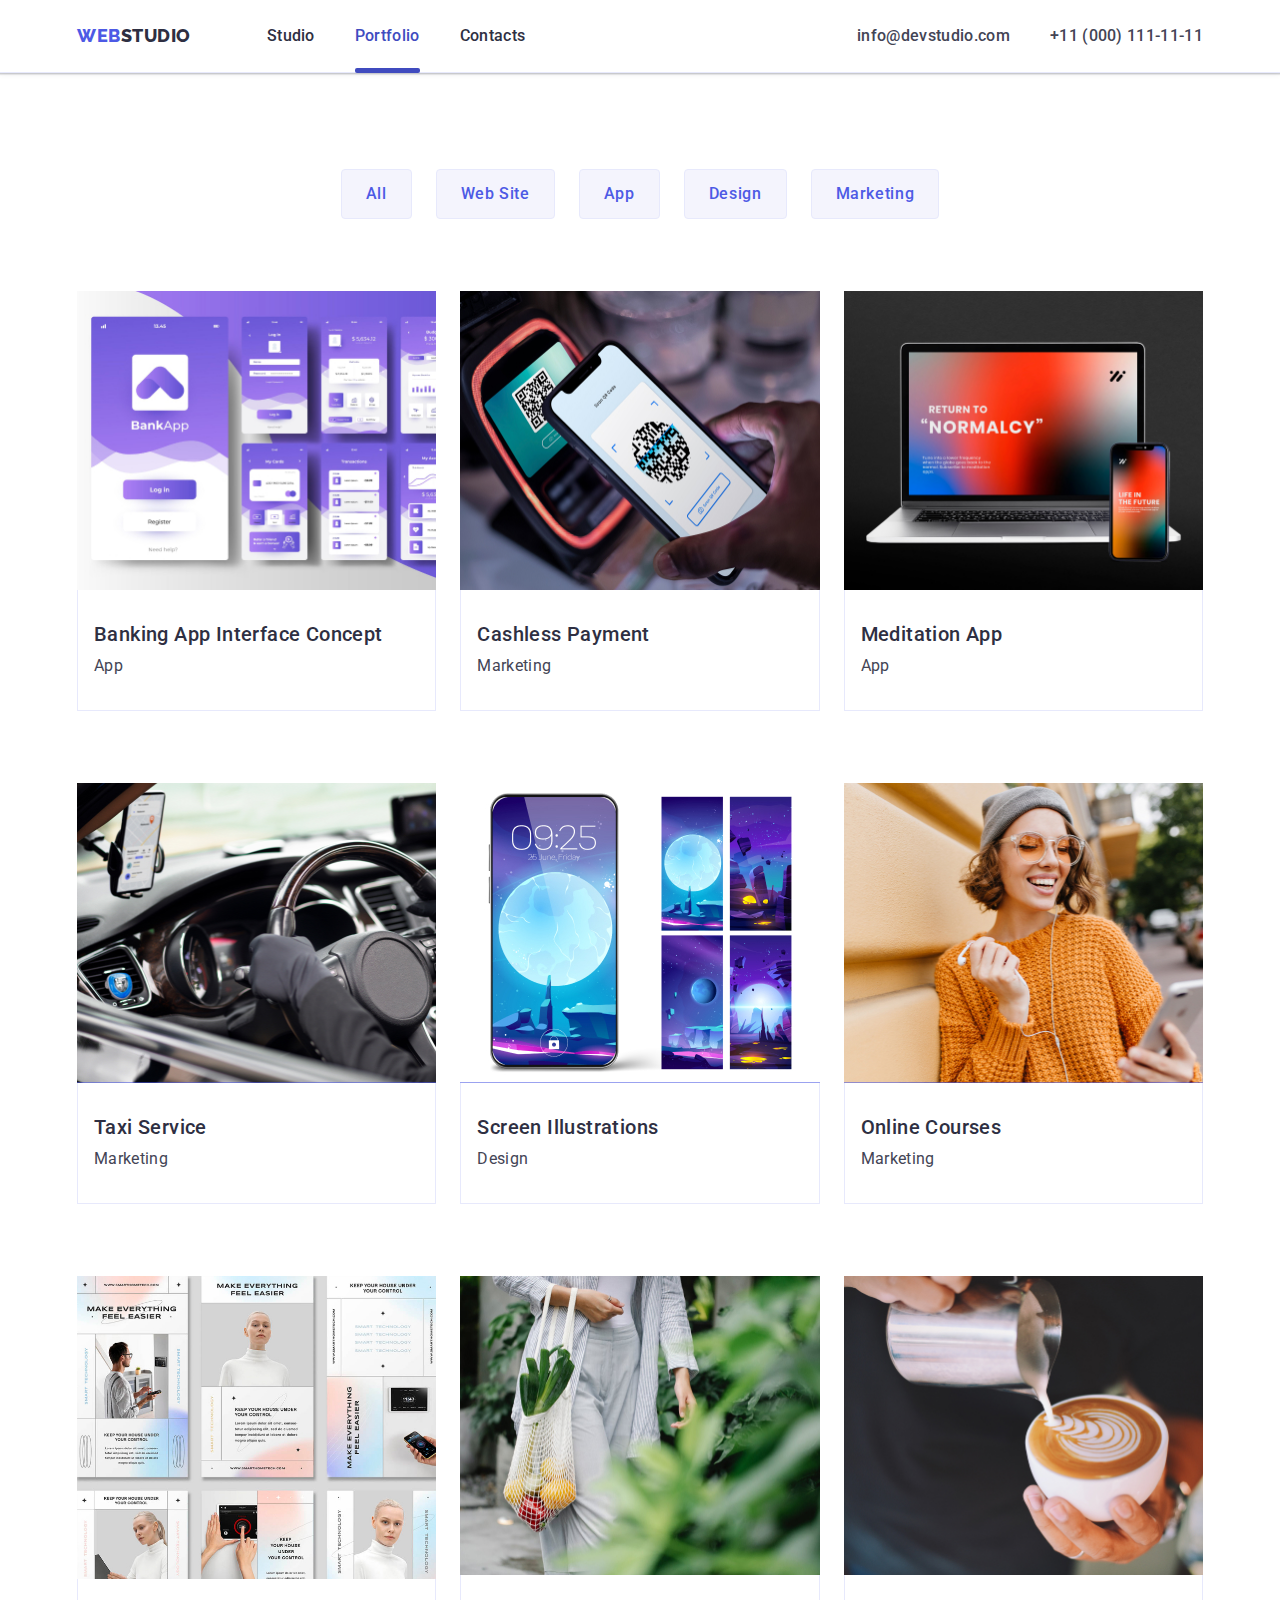
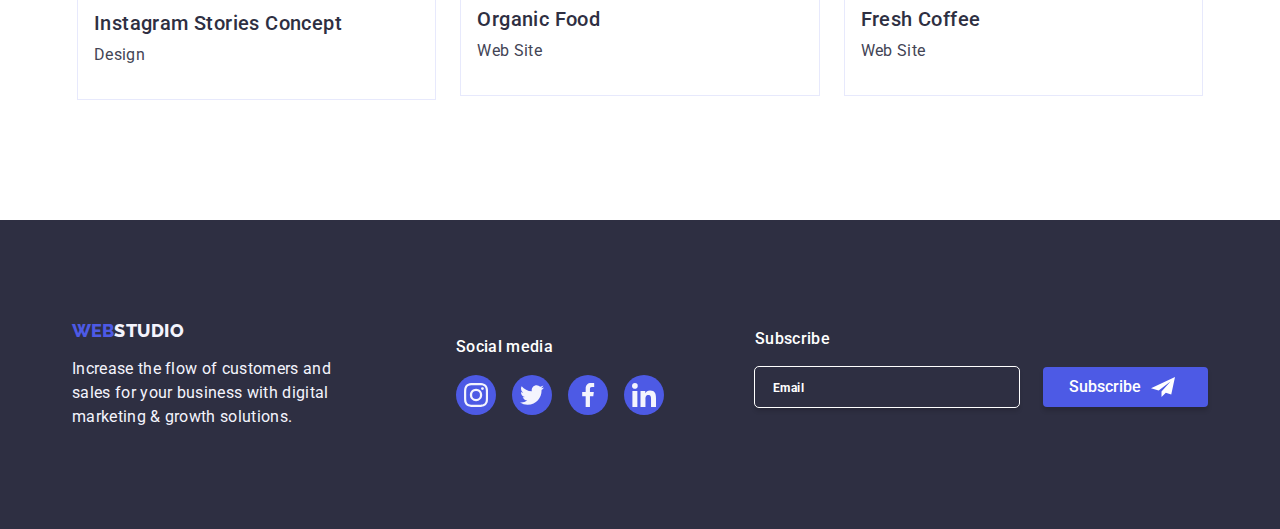
<file: portfolio.html>
<!DOCTYPE html>
<html lang="en">
<head>
    <meta charset="UTF-8">
    <meta http-equiv="X-UA-Compatible" content="IE=edge">
    <meta name="viewport" content="width=device-width, initial-scale=1.0">
    <title>Document</title>
    <link rel="preconnect" href="https://fonts.googleapis.com">
    <link rel="preconnect" href="https://fonts.gstatic.com" crossorigin>
    <link href="https://fonts.googleapis.com/css2?family=Raleway:wght@800&family=Roboto:wght@400;500;700;900&display=swap" rel="stylesheet">
    <link rel="stylesheet" href="https://cdnjs.cloudflare.com/ajax/libs/modern-normalize/1.1.0/modern-normalize.min.css">
    <link rel="stylesheet" href="css/styles.css">
</head>
<body>
    <!-- Неader section -->
    <header class="border">
        <div class="header-container container">
            <!-- Nav -->
            <nav class="header-nav">
            <!-- Logo -->
            <a class="logo link" href="./index.html">Web<span class="logo-item">Studio</span></a>
            <ul class="nav-list link list">
                <li class="header-nav-list">
                    <a class="header-nav-link link" href="./index.html">Studio</a>
                </li>
                <li class="header-nav-list">
                    <a class="header-nav-link link current" href="./portfolio.html">Portfolio</a>
                </li>
                <li class="header-nav-list">
                    <a class="header-nav-link link" href="">Contacts</a>
                </li>
            </ul>
            </nav>
            <address class="contacts">
                <ul class="header-contacts link list">
                     <li><a class="header-link link" href="mailto:info@devstudio.com">info@devstudio.com</a></li>
                    <li><a class="header-link list link" href="tel:+110001111111">+11 (000) 111-11-11</a></li>
                </ul>
             </address>
        </div>
    </header>
    <!-- Main section -->
    <main>
    <section class="main-section">
        <div class="container">
            <h1  class="visually-hidden">Main section</h1>
            <ul class="main-item card-set list">
                <li><button class="main-button" type="button">All</button></li>
                <li><button class="main-button" type="button">Web Site</button></li>
                <li><button class="main-button" type="button">App</button></li>
                <li><button class="main-button" type="button">Design</button></li>
                <li><button class="main-button" type="button">Marketing</button></li>
            </ul>
            <ul class="main-item-wrapper card-set link list">
                <li class="body-items card-set-item">
                    <a class="main-link link" href="">
                        <div class="main-box">
                            <img src="./images/Portfolio/bank/bank.jpg" alt="Banking App Interface Concept" width="360" height="300">
                            <div class="main-overlay">
                                <p class="overlay-label">14 Stylish and User-Friendly App Design Concepts · Task Manager App · Calorie Tracker App · Exotic Fruit Ecommerce App · Cloud Storage App</p>
                            </div>
                        </div>
                             <div class="main-team-wrapper">
                                <h2 class="main-title">Banking App Interface Concept</h2>
                                <p class="main-text">App</p>
                            </div>
                    </a>
                </li>
                <li class="body-items card-set-item">
                        <a class="main-link link" href="">
                            <div class="main-box">
                                <img src="./images/Portfolio/phone/phone.jpg" alt="Cashless Payment" width="360" height="300">
                                <div class="main-overlay">
                                    <p class="overlay-label">14 Stylish and User-Friendly App Design Concepts · Task Manager App · Calorie Tracker App · Exotic Fruit Ecommerce App · Cloud Storage App</p>
                                </div>
                            </div>
                        <div class="main-team-wrapper">
                            <h2 class="main-title">Cashless Payment</h2>
                            <p class="main-text">Marketing</p>
                        </div>
                    </a>
                </li>
                <li class="body-items card-set-item">
                        <a class="main-link link" href="">
                            <div class="main-box">
                                <img src="./images/Portfolio/desktop/desktop.jpg" alt="Meditation App" width="360" height="300">
                                <div class="main-overlay">
                                    <p class="overlay-label">14 Stylish and User-Friendly App Design Concepts · Task Manager App · Calorie Tracker App · Exotic Fruit Ecommerce App · Cloud Storage App</p>
                                </div>
                            </div>
                        <div class="main-team-wrapper">
                            <h2 class="main-title">Meditation App</h2>
                            <p class="main-text">App</p>
                        </div>
                    </a>
                </li>
                <li class="body-items card-set-item">
                        <a class="main-link link" href="">
                            <div class="main-box">
                                <img src="./images/Portfolio/taxi/taxi.jpg" alt="Taxi Service" width="360" height="300">
                                <div class="main-overlay">
                                    <p class="overlay-label">14 Stylish and User-Friendly App Design Concepts · Task Manager App · Calorie Tracker App · Exotic Fruit Ecommerce App · Cloud Storage App</p>
                                </div>
                            </div>
                        <div class="main-team-wrapper">
                            <h2 class="main-title">Taxi Service</h2>
                            <p class="main-text">Marketing</p>
                        </div>
                    </a>
                </li>
                <li class="body-items card-set-item">
                        <a class="main-link link" href="">
                            <div class="main-box">
                                <img src="./images/Portfolio/screen/screen.jpg" alt="Screen Illustrations" width="360" height="300">
                                <div class="main-overlay">
                                    <p class="overlay-label">14 Stylish and User-Friendly App Design Concepts · Task Manager App · Calorie Tracker App · Exotic Fruit Ecommerce App · Cloud Storage App</p>
                                </div>
                            </div>
                        <div class="main-team-wrapper">
                            <h2 class="main-title">Screen Illustrations</h2>
                            <p class="main-text">Design</p>
                        </div>
                    </a>
                </li>
                <li class="body-items card-set-item">
                        <a class="main-link link" href="">
                            <div class="main-box">
                                <img src="./images/Portfolio/courses/courses.jpg" alt="Online Courses" width="360" height="300">
                                <div class="main-overlay">
                                    <p class="overlay-label">14 Stylish and User-Friendly App Design Concepts · Task Manager App · Calorie Tracker App · Exotic Fruit Ecommerce App · Cloud Storage App</p>
                                </div>
                            </div>
                        <div class="main-team-wrapper">
                            <h2 class="main-title">Online Courses</h2>
                            <p class="main-text">Marketing</p>
                        </div>
                    </a>
                </li>
                <li class="body-items card-set-item">
                        <a class="main-link link" href="">
                            <div class="main-box">
                                <img src="./images/Portfolio/inst/img@2x.jpg" alt="Instagram Stories Concept" width="360" height="300">
                                <div class="main-overlay">
                                    <p class="overlay-label">14 Stylish and User-Friendly App Design Concepts · Task Manager App · Calorie Tracker App · Exotic Fruit Ecommerce App · Cloud Storage App</p>
                                </div>
                            </div>
                        <div class="main-team-wrapper">
                            <h2 class="main-title">Instagram Stories Concept</h2>
                            <p class="main-text">Design</p>
                        </div>
                    </a>
                </li>
                <li class="body-items card-set-item">
                        <a class="main-link link" href="">
                            <div class="main-box">
                                <img src="./images/Portfolio/photo/photo.jpg" alt="Organic Food" width="360" height="300">
                                <div class="main-overlay">
                                    <p class="overlay-label">14 Stylish and User-Friendly App Design Concepts · Task Manager App · Calorie Tracker App · Exotic Fruit Ecommerce App · Cloud Storage App</p>
                                </div>
                            </div>
                        <div class="main-team-wrapper">
                            <h2 class="main-title">Organic Food</h2>
                            <p class="main-text">Web Site</p>
                        </div>
                    </a>
                </li>
                <li class="body-items card-set-item">
                        <a class="main-link link" href="">
                            <div class="main-box">
                                <img src="./images/Portfolio/coffe/coffe.jpg" alt="Fresh Coffee" width="360" height="300">
                                <div class="main-overlay">
                                    <p class="overlay-label">14 Stylish and User-Friendly App Design Concepts · Task Manager App · Calorie Tracker App · Exotic Fruit Ecommerce App · Cloud Storage App</p>
                                </div>
                            </div>
                        <div class="main-team-wrapper">
                            <h2 class="main-title">Fresh Coffee</h2>
                            <p class="main-text">Web Site</p>
                        </div>
                    </a>
                </li>
            </ul>
        </div>
    </section>
    </main>
     <!-- Footer -->
     <footer class="footer-section list">
        <div class="footer-container container">
            <div class="footer-wrap">
                <a class="footer-logo-link link" href="./index.html">Web<span class="footer-logo">Studio</span></a>
                <p class="footer-text">Increase the flow of customers and sales for your business with digital marketing &#38; growth solutions.</p>
            </div>
            <div class="footer-contacts">
                <p class="contacts-text">Social media</p>
                <ul class="footer-list list">
                    <li class="social-item">
                        <a class="social-link footer-link link" href="https://www.instagram.com/" target="_blank" rel="noopener noreferrer" aria-label="Link instagram">
                             <svg class="social-icon footer-icon" width="24" height="24">
                                <use href="./images/icons.svg#icon-instagram"></use>
                            </svg>
                        </a>
                     </li>
                     <li class="social-item">
                        <a class="social-link footer-link link" href="https://twitter.com/" target="_blank" rel="noopener noreferrer" aria-label="Link twitter">
                            <svg class="social-icon footer-icon" width="24" height="24">
                                <use href="./images/icons.svg#icon-twitter"></use>
                            </svg>
                        </a>
                     </li>
                     <li class="social-item">
                        <a class="social-link footer-link link" href="https://uk-ua.facebook.com/" target="_blank" rel="noopener noreferrer" aria-label="Link facebook">
                            <svg class="social-icon footer-icon" width="24" height="24">
                                <use href="./images/icons.svg#icon-facebook"></use>
                            </svg>
                        </a>
                     </li>
                     <li class="social-item">
                        <a class="social-link footer-link link" href="https://ua.linkedin.com/" target="_blank" rel="noopener noreferrer" aria-label="Link linkedin">
                            <svg class="social-icon footer-icon" width="24" height="24">
                                <use href="./images/icons.svg#icon-linkedin"></use>
                            </svg>
                        </a>
                     </li>
                </ul>
            </div>
            <div class="footer-form-box">
                <strong class="footer-form-title">Subscribe</strong>
                <form class="footer-form" autocomplete="off">
                    <input type="email" class="footer-form-input" name="footer-email" id="footer-email" required minlength="2" placeholder="Email">
                    <button type="submit" class="footer-form-button">Subscribe
                        <svg class="footer-form-icon" width="24" height="24">
                            <use href="./images/icons.svg#icon-form-footer"></use>
                        </svg>
                    </button>
                </form>
            </div>
        </div>
    </footer>
</body>
</html>
</file>
<file: css/styles.css>
/* Root */
:root { 
--iris: #4d5ae5;
--ocean: #404bbf;
--navy-blue: #2e2f42;
--green: #31d0aa;
--slate: #434455;
--light-slate: #8e8f99;
--cornflower: #e7e9fc;
--cloud: #f4f4fd;
--navy-blue-modal: #2e2f42;
--grey: #2e2f42;
--white: #ffffff;
--dairy: #fcfcfc;
/* Others */
--items: 3;
--indent: 24px;
--timing-function: cubic-bezier(0.4, 0, 0.2, 1);
}


/* Body */
body {
background-color: var(--white);
font-family: 'Roboto', sans-serif;
color:var(--slate);
}


/* Card-set */
.card-set {
display: flex;
flex-wrap: wrap;
column-gap: var(--indent);
row-gap: 72px;
}

@media only screen and (min-width: 768px) and (max-width: 1168px) {
    .card-set {
      row-gap: 64px;
    }
}



.card-set-item {
width: calc((100% - var(--indent) * (var(--items) - 1)) / var(--items));
}



/* Reset */
.list {
list-style: none;
margin: 0px;
padding: 0px;
}

.link {
text-decoration: none;
}

h1,h2,h3,h4,h5,h6,p{
margin: 0px;
}

img{
display: block;
max-width: 100%;
height: auto;
object-fit: cover;
object-position: center;
}



/* Section */
.section{
padding-bottom: 96px;
padding-top: 96px;
}

@media only screen and (min-width: 1168px) {
  .section {
    padding-top: 120px;
    padding-bottom: 120px;
  }
}



/* Container */
.container {
min-width: 320px;
max-width: 428px;
margin-right: auto;
margin-left: auto;
padding-right: 16px;
padding-left: 16px;
}

/* Tablet Style */
@media only screen and (min-width: 768px) {
  .container {
    max-width: 738px;
  }
}

/* Desctop Style */
@media only screen and (min-width: 1158px) {
  .container {
    max-width: 1158px;

  }
}



/* Header */
.border{
border-bottom: 1px solid var(--cornflower);
box-shadow: 0px 2px 1px rgba(46, 47, 66, 0.08),
0px 1px 1px rgba(46, 47, 66, 0.16),
0px 1px 6px rgba(46, 47, 66, 0.08);
}


/* Logo */
.logo {
font-family: 'Raleway',sans-serif;
font-weight: 800;
font-size: 18px;
line-height: 1.17;
letter-spacing: 0.03em;
text-transform: uppercase;
color: var(--iris);
font-style: normal;
margin-right: auto;
max-width: 496px;
margin-top: 25px;
margin-bottom: 25px;
}

.logo-item {
color: var(--navy-blue);
}



/* Nav */
.contacts{
font-style: normal;
}   

.header-container {
display: flex;
align-items: center;
}

.header-nav{
margin-right: auto;
align-items: center;
display: flex;
text-align: center;
}

.nav-list{
display: flex;
gap: 40px;
}

.header-nav-link {
position: relative;
font-weight: 500;
font-size: 16px;
line-height: 1.5;
letter-spacing: 0.02em;
color: var(--navy-blue);
padding-top: 24px;
padding-bottom: 24px;
display: block;
transition: color 250ms var(--timing-function);
}

.header-nav-link::after{
content:'';
position: absolute;
left: 0;
bottom: -1px;


display: block;

width: 100%;
height: 5px;
border-radius: 2px;
transition: 250ms var(--timing-function);
}


.header-nav-link.current::after,
.header-nav-link:hover::after,
.header-nav-link:focus::after{
background-color: var(--ocean);
}

.header-nav-link.current{
color: var(--ocean);
}

.header-nav-link:hover,
.header-nav-link:focus {
color: var(--ocean);
}

.header-nav-link:active {
color: var(--ocean);
}

.header-link{ 
display: block;
}

.header-link {
color: var(--slate); 
text-decoration: none;
transition: color 250ms var(--timing-function); 

}
.header-link:hover,
.header-link:focus {
color: var(--ocean);
transition: color 250ms var(--timing-function);
}




/* Tablet styles */
@media only screen and (max-width: 767px) {
  .contacts {
    display: none;
  }
}

@media only screen and (min-width: 768px) {
  .header-contacts {
    display: flex;
    flex-direction: column;
    gap: 12px;
    padding-top: 16px;
    padding-bottom: 16px;
  }
}

@media only screen and (max-width: 767px) {
  .header-nav {
    display: none;

  }
}
@media only screen and (min-width: 768px) {
  .header-link {
  font-weight: 400;
  font-size: 12px;
  line-height: 1.1;
  letter-spacing: 0.01em; 

  }
}
/* Desktop styles */
@media only screen and (min-width: 1158px) {
  .logo{
   margin-right: 76px;
   margin-top: 25px;
   margin-bottom: 25px;
 }
}

@media only screen and (min-width: 1158px) {
  .header-contacts {
      gap: 40px;
      display: flex;
      align-items: center;
      flex-direction: row;
      padding-top: 24px;
      padding-bottom: 24px;
  }
}
@media only screen and (min-width: 1158px) {
  .header-link {
    font-weight: 500;
font-size: 16px; 
line-height: 1.5; 
letter-spacing: 0.02em; 
  }
}



/* Hero-section*/
.main-container{
text-align: center;
}

.hero-overlay{
/* background-image: linear-gradient(
rgba(46, 47, 66, 0.7),
rgba(46, 47, 66, 0.7)),
url(../images/Hero/overlay-mobile1x.jpg); */
/* height: 600px; */
max-width: 1440px;
margin-left: auto;
margin-right: auto;
background-position: center;
background-repeat: no-repeat;
background-size: cover;
background-color: var(--navy-blue-modal);
padding-top: 112px;
padding-bottom: 112px;
}


@media only screen and (max-width: 428px) {
  .hero-overlay {
    background-size: cover;
    background-position: center;
    background-repeat: no-repeat;
    background-image: linear-gradient(
rgba(46, 47, 66, 0.7),
rgba(46, 47, 66, 0.7)),
url(../images/Hero/overlay-mobile1x.jpg);
  }
  @media (min-device-pixel-ratio: 2), (min-resolution: 192dpi), (min-resolution: 2dppx) {
    .hero-overlay {
      background-image: linear-gradient(
  rgba(46, 47, 66, 0.7),
  rgba(46, 47, 66, 0.7)),
  url(../images/Hero/overlay-mobile2x.jpg);
  }
  }
}




@media only screen and (min-width: 429px) and (max-width: 768px) {
  .hero-overlay {
    background-size: cover;
    background-position: center;
    background-repeat: no-repeat;
    background-image: linear-gradient(
rgba(46, 47, 66, 0.7),
rgba(46, 47, 66, 0.7)),
url(../images/Hero/overlay-tablet1x.jpg);
  }

  @media (min-device-pixel-ratio: 2), (min-resolution: 192dpi), (min-resolution: 2dppx) {
    .hero-overlay {
      background-image: linear-gradient(
  rgba(46, 47, 66, 0.7),
  rgba(46, 47, 66, 0.7)),
  url(../images/Hero/overlay-tablet2x.jpg);
  }
  }
  
}




@media only screen and (min-width: 769px) {
  .hero-overlay {
    background-size: cover;
    background-position: center;
    background-repeat: no-repeat;
    background-image: linear-gradient(
rgba(46, 47, 66, 0.7),
rgba(46, 47, 66, 0.7)),
url(../images/Hero/overlay-desktop1x.png);
  }

  @media (min-device-pixel-ratio: 2), (min-resolution: 192dpi), (min-resolution: 2dppx) {
    .hero-overlay {
      background-image: linear-gradient(
      rgba(46, 47, 66, 0.7),
      rgba(46, 47, 66, 0.7)),
      url(../images/Hero/overlay-desktop2x.jpg);
  }
  } 
}

















.hero-caption{
font-weight: 700;
font-size: 36px;
line-height: 1.11;
text-align: center;
letter-spacing: 0.02em;
color: var(--white);
margin-left: auto;
margin-right: auto;
margin-bottom: 72px;
max-width: 320px;
}




/* Tablet styles  */
@media only screen and (min-width: 768px) {
  .hero-caption {
font-size: 56px;
line-height: 1.07;
max-width: 496px;
margin-bottom: 36px; 
}
}

/* Desktop styles */
@media only screen and (min-width: 1158px) {
  .hero-overlay {
    padding-bottom: 188px;
    padding-top: 188px;
  }
}

@media only screen and (min-width: 1158px) {
  .hero-caption {
margin-bottom: 48px; 
}
}



/* Booton */
.button {
display: block;
border: none;
min-width: 105px;
min-height: 24px;
font-family: "Roboto", sans-serif;
font-weight: 500;
font-size: 16px;
line-height: 1.5;
letter-spacing: 0.04em;
background-color: var(--iris);
color: var(--white);
box-shadow: 0px 4px 4px rgba(0, 0, 0, 0.15);
border-radius: 4px;
cursor: pointer;
padding-top: 16px;
padding-bottom: 16px;
padding-left: 32px;
padding-right: 32px;
min-width: 169px;
height: 56px;
margin: auto;


transition: background-color 250ms var(--timing-function);
}

.button:hover,
.button:focus {
background-color: var(--ocean); 
transition: background-color 250ms var(--timing-function);
}



/* About section */
.page-section{
padding-top: 96px;
padding-bottom: 96px;
}

.page-item{
display: flex;
flex-direction: column;
gap: 72px;
}

.section-title {
font-weight: 700;
font-size: 36px;
line-height: 1.11;
letter-spacing: 0.02em;
color: var(--navy-blue);
margin-bottom: 8px;
text-align: center;
}

.visually-hidden {
visibility: hidden;
position: absolute;
width: 1px;
height: 1px;
margin: -1px;
border: 0;
padding: 0;
		
white-space: nowrap;
clip-path: inset(100%);
clip: rect(0 0 0 0);
overflow: hidden;
}
	  
.section-text {
font-weight: 500;
font-size: 16px;
line-height: 1.5;
letter-spacing: 0.02em;
color: var(--slate);
}



/* Tablet styles */
@media only screen and (min-width: 768px) {
  .page-item {
    flex-direction: row;
    flex-wrap: wrap;
    column-gap: 24px;
    row-gap: 72px;
  }
} 
@media only screen and (min-width: 768px) {
  .desc-item {
    width: calc((100% - 24px) / 2);
  }
}

@media only screen and (min-width: 768px) {
  .section-title {
    text-align: start;
  }
}



/* Desktop styles */
@media only screen and (min-width: 1158px) {
  .page-section {
    padding-top: 120px;
    padding-bottom: 120px;
  }
}

@media only screen and (min-width: 1158px) {
  .page-item {
  flex-direction: row;
  flex-wrap: nowrap;
  }
}

@media only screen and (min-width: 1158px) {
  .desc-item {
    width: calc((100% - 24px) / 4);
  }
}

@media only screen and (min-width: 1158px) {
  .section-title {
    font-weight: 500;
    font-size: 20px;
    line-height: 1.2;
    margin-top: 8px;
  }
}
@media only screen and (min-width: 1158px) {
  .section-text {
    font-weight: 400;
  }
}



/* About icon */

/* Desktop styles */
.icon-container{
display: flex;
justify-content: center;
Width:264px;
height: 112px;
border-radius: 4px;
background-color: var(--cloud);
align-items: center;
margin-bottom: 8px;
}




/* Phone styles  & Tablet styles */
@media only screen and (max-width: 1158px) {
  .icon-container {
    display: none;
  }
}



/* What are we doing */

/* Tablet styles & Phone styles */
@media only screen and (max-width: 1158px) {
  .content-section {
    display: none;
  }
}



/* Dasktop styles */
@media only screen and (min-width: 1158px) {
  .content-section {
    display: block;
  }
}
.content-section {
background-color:var(--white);
padding-top: 0px;
}

.content-title {
font-weight: 700;
font-size: 36px;
line-height: 1.11;
text-align: center;
letter-spacing: 0.02em;
text-transform: capitalize;
color: var(--navy-blue); 
margin-bottom: 72px; 
} 
  


/* Team section */
.team-wrapper{
border-top-left-radius: 0px;
border-top-right-radius: 0px;
border-bottom-right-radius: 4px;
border-bottom-left-radius: 4px;
padding-top: 32px;
padding-bottom: 32px;

}

.features-items{
background-color: var(--white);
box-shadow: 0px 1px 6px rgba(46, 47, 66, 0.08), 0px 1px 1px rgba(46, 47, 66, 0.16), 0px 2px 1px rgba(46, 47, 66, 0.08);
border-radius: 0px 0px 4px 4px;
}

.features-list{
--items: 1;
justify-content: center;
} 


.features-section {
background-color:var(--cloud) ;
}

.features-items {
background-color: var(--white);
}

.subject-section {
font-weight: 700;
font-size: 36px;
line-height: 1.11;
text-align: center;
letter-spacing: 0.02em;
text-transform: capitalize;
color: var(--navy-blue);
margin-bottom: 72px;
}
.features-title {
background-color:var(--white);
font-weight: 500;
font-size: 20px;
line-height: 1.2;
text-align: center;
letter-spacing: 0.02em;
color: var(--navy-blue);
margin-bottom: 8px;
}
.features-section-text {
font-size: 16px;
line-height: 1.5;
letter-spacing: 0.02em;
text-align: center;
}



/* Tablet styles */
@media only screen and (max-width: 768px) {
  .team-container{
    max-width: 294px;
  } 
}
@media only screen and (min-width: 768px) {
  .features-items {
    --items: 2;
  }
}



/* Desktop styles */
@media only screen and (min-width: 768px) and (max-width: 1158px) {
  .team-container{
    max-width: 584px;
  }
}
@media only screen and (min-width: 1158px) {
  .features-items {
    --items: 4;
    justify-content: space-between;
  }
}



/* Icons */
.social{
display:flex;
gap: 24px; 
justify-content: center;
margin-top: 8px;
}



.social-link {
display: flex;
width: 40px;
height: 40px;
background-color: var(--iris);
justify-content: center;
align-items: center;
border-radius: 50%;
transition: background-color 250ms var(--timing-function);
}

.social-link:hover,
.social-link:focus{
background-color: var(--ocean);
transition: background-color 250ms var(--timing-function);
}


.social-icon{
max-width: 16px;
fill: var(--cloud);
}



/* Clients */
.clients-section{
padding-top: 96px;
padding-bottom: 96px;
}

.clients-title{
text-align: center;
color: var(--navy-blue);
font-style: normal;
font-weight: 700;
font-size: 36px;
line-height: 1.1;
letter-spacing: 0.02em;
margin-bottom: 72px;
cursor: pointer;
}

.clients-list{
display: flex;
flex-wrap: wrap;
column-gap: 16px;
row-gap: 72px;
justify-content: center;
}

.clients-link{
border: 1px solid var(--light-slate);
border-radius: 4px;
display: flex;
justify-content: center;
align-items: center;
width: 190px;
height: 88px;
color: var(--light-slate);

transition: color 250ms var(--timing-function), border-color 250ms var(--timing-function);
}


.clients-link:hover,
.clients-link:focus{
border-color: 1px solid var(--ocean);
color: var(--ocean);
transition: color 250ms var(--timing-function), border-color 250ms var(--timing-function);
}
	
.clients-icon{
fill: currentColor;
}



/* Tablet styles */
@media only screen and (min-width: 768px) {
  .clients-container  {
  max-width: 584px; 
  } 
}
	
@media only screen and (min-width: 768px) {
  .clients-link {
    width: 168px;
  }
}

/* Desktop styles */
@media only screen and (min-width: 1158px) {
  .clients-section {
    padding-top: 120px;
    padding-bottom: 120px;
  }
}

@media only screen and (min-width: 1158px) {
  .clients-list {
    display: flex;
    column-gap: 24px; 
    flex-wrap: nowrap;
  }
}

@media only screen and (min-width: 1158px) {
  .clients-container  {
  max-width: 1168px; 
  } 
}



/* Footer */
.footer-container{
display: flex;
flex-direction: column;
align-items: center;
gap: 72px 0;
}

.footer-wrap{
text-align: center;
}


.footer-section {
background-color: var(--navy-blue-modal);
padding-top: 96px;
padding-bottom: 96px;
display: block;


.footer-logo-link {
display: inline-block;
margin-bottom: 16px;
font-family: 'Raleway',sans-serif;
font-weight: 800;
font-size: 18px;
align-items: center;
text-transform: uppercase;
color: var(--iris);
}


.footer-logo {
font-family: 'Raleway',sans-serif;
font-weight: 800;
font-size: 18px;
line-height: 1.17;
align-items: center;
letter-spacing: 0.03em;
text-transform: uppercase;
color: var(--cloud);
}

.footer-text {
color: #f4f4fd;
max-width: 264px;
line-height: 24px;
letter-spacing: 0.02em;
}

.contacts-text{
font-weight: 500;
line-height: 1.5;
letter-spacing: 0.02em;
color: var(--white);
margin-bottom: 16px;  
text-align: center;
display: block;
}




/* Tablet styles */

@media only screen and (min-width: 768px) {
  .footer-wrap {
    text-align: start;
  }
}

@media only screen and (min-width: 768px) {
  .contacts-text {
  text-align: start;
  }
}  

@media only screen and (min-width: 768px) {
  .footer-container{
    flex-direction: row;
    flex-wrap: wrap;
    max-width: 584px;
    gap: 72px 24px;
  }
} 




/* Desktop styles */

@media only screen and (min-width: 1158px) {
  .footer-wrap {
    margin-right: 120px; 
  }
}

@media only screen and (min-width: 1158px) {
  .footer-container {
    flex-direction: row;
    flex-wrap: nowrap;
    gap: 0px;
    max-width: 1168px;
  }
}

}
@media only screen and (min-width: 1158px) {
  .footer-section {
    padding-top: 100px;
    padding-bottom: 100px;
  }
}




/* Footer-icon*/
.footer-link{
width: 40px;
height: 40px;
transition: background-color 250ms var(--timing-function);
}

.footer-link{
fill: var(--cloud);
transition: color 250ms var(--timing-function), border-color 250ms var(--timing-function);
}


.footer-link:hover,
.footer-link:focus{
background-color: #31d0aa;
}

.footer-list{
display:flex;
gap: 16px;
justify-content: center;

}

.footer-icon{
max-width: 24px;
}



/* Footer-form */
.footer-form-title{
font-weight: 500;
font-size: 16px;
line-height: 1.5;
letter-spacing: 0.02em;
color: var(--white);

display: block; 
text-align: center;
margin-bottom: 16px;
}

.footer-form-input{
background-color: transparent;
width: 397px;
height: 40px;
  
padding-top: 5px;
padding-bottom: 5px;
padding-right: 16px;
padding-left: 16px;
  
outline: 1px solid var(--white);
  
border-radius: 4px;
border: 2px solid transparent;
color: var(--white);
box-shadow: 0px 4px 4px rgba(0, 0, 0, 0.15);

margin-bottom: 16px;
}

.footer-form-input::placeholder{
font-weight: 700;
font-size: 12px;
line-height: 2;
letter-spacing: 0.04em;
color: var(--white);
}
 
.footer-form-button{
width: 165px;
height: 40px;
padding-top: 8px;
padding-bottom: 8px;
padding-left: 24px;
padding-right: 10px; 
background-color: var(--iris);
color: var(--white);
border: 2px solid transparent;
border-radius: 4px;

display: flex;
align-items: center;
gap: 10px;

font-weight: 500;
font-size: 16px;
line-height: 1.5;
box-shadow: 0px 4px 4px rgba(0, 0, 0, 0.15);
    
  
transition: background-color 250ms var(--timing-function);
margin: 0 auto;
}

 
.footer-form-button:hover,
.footer-form-button:focus {
background-color: var(--ocean); 
transition: background-color 250ms var(--timing-function);
}
  

  
.footer-form-input:not(:placeholder-shown):required:invalid{
outline: 1px solid red;
}
  
  
.footer-form-input:not(:placeholder-shown):required:valid{
outline: 1px solid#31d0aa;
}



/* Tablet styles */
@media only screen and (min-width: 768px) {
  .footer-form {
    display: flex;
    gap: 24px;
  }
}
@media only screen and (min-width: 768px) {
  .footer-form-title {
   text-align: start;
 }
}

@media only screen and (min-width: 768px) {
  .footer-form-input {
  width: 264px;
}
}
@media only screen and (min-width: 768px) {
  .footer-form-button {
    margin-left: 0px;
 }
}



/* Desktop styles */
@media only screen and (min-width: 1158px) {
  .footer-form-box {
      margin-left: auto;
}
}



/* Portfolio */
.main-item-wrapper{
row-gap: 48px;
}

.main-section{
padding-top: 96px;
padding-bottom: 120px;
}
.body-items{
--items: 1;
}

.main-link{
display: block;
transition: box-shadow 250ms var(--timing-function);
}

.main-link:hover,
.main-link:focus{
box-shadow: 0px 1px 6px rgba(46, 47, 66, 0.08), 0px 1px 1px rgba(46, 47, 66, 0.16), 0px 2px 1px rgba(46, 47, 66, 0.08);
transition: box-shadow 250ms var(--timing-function);
}

.main-title {
font-weight: 500;
font-size: 20px;
line-height: 1.2;
letter-spacing: 0.02em;
color: var(--navy-blue);
}
/* Tablet styles */
@media only screen and (min-width: 768px) {
  .body-items {
  --items: 2;
  }
}
@media only screen and (min-width: 768px) {
  .main-item-wrapper {
    row-gap: 72px;
  }
}


/* Desktop styles */
@media only screen and (min-width: 1200px) {
  .body-items {
  --items: 3;
  }
}

/* Portfolio button */
.main-button {
font-family:"Roboto", sans-serif;
font-weight: 500;
background-color: var(--cloud);
color: var(--iris);
font-size: 16px;
line-height: 1.5;
text-align: center;
letter-spacing: 0.04em;
cursor: pointer;
padding-left: 24px;
padding-right: 24px;
padding-bottom: 12px;
padding-top: 12px;
border-radius: 4px;
border: 1px solid var(--cornflower);
transition: background-color 250ms var(--timing-function), color 250ms var(--timing-function), border 250ms var(--timing-function), box-shadow 250ms var(--timing-function);
}

.main-button:hover,
.main-button:focus {
background-color: var(--ocean);
color: var(--white);
border: 1px solid transparent ;
box-shadow: 0px 3px 1px rgba(0, 0, 0, 0.1), 0px 2px 1px rgba(0, 0, 0, 0.08), 0px 2px 2px rgba(0, 0, 0, 0.12); 
transition: background-color 250ms var(--timing-function), color 250ms var(--timing-function), border 250ms var(--timing-function), box-shadow 250ms var(--timing-function);
} 

.main-button:active {
background-color: var(--ocean);
color: var(--white);
}


/* Portfolio text */
.main-text {
font-weight: 400;
font-size: 16px;
line-height: 1.5;
letter-spacing: 0.02em;
color: var(--slate);
}
.main-subject {
visibility: hidden;
}
.main-team-wrapper {
padding-left: 16px;
padding-right: 16px;
padding-top: 32px;
padding-bottom: 32px;
border: 1px solid var(--cornflower);
border-top:none ;
}
.main-title {
margin-bottom: 8px;
}
.main-item {
justify-content: center;
flex-wrap: nowrap;
min-width: 116px;
margin-bottom: 72px;
}



@media only screen and (max-width: 768px) {
  .main-item {
    flex-wrap: wrap;
    column-gap: 16px;
    margin-bottom: 48px;
  }
}

/* Main-label */
.overlay-label{
font-weight: 400;
font-size: 16px;
line-height: 1.5;
letter-spacing: 0.02em;


text-align: center;
background-color: var(--iris);
color: var(--cloud);


padding-top: 40px;
padding-bottom: 64px;
padding-left: 32px;
padding-right: 32px;}



.main-box{
position: relative;
overflow: hidden;
}

.main-overlay{
position: absolute;

display: flex;
width: 100%;
height: 100%;

bottom: 0;
transform: translateY(100%);
transition: transform 250ms var(--timing-function);

}

.main-link:hover .main-overlay,
.main-link:focus .main-overlay {
transform: translateY(0%);
}



/* Modal window */
.backdrop{
position: fixed;
top: 0;
left: 0;
background-color: rgba(46, 47, 66, 0.4);
width: 100%;
height: 100%;
overflow-y: scroll;

transition: opacity 250ms var(--timing-function), visibility 250ms var(--timing-function);
}


.backdrop.is-hidden .modal{
transition: opacity 250ms var(--timing-function), visibility 250ms var(--timing-function);
 transform: translate(-50%, -50%);
}

.modal{
top: 50%;
left: 50%;
transform: translate(-50%, -50%);
position: absolute;

box-shadow: 1px 0px 2px rgba(0, 0, 0, 0.2), 3px 0px 1px rgba(0, 0, 0, 0.12), 1px 0px 1px rgba(0, 0, 0, 0.14);

min-height: 584px;
width: 100%;
padding-left: 16px;
padding-right: 16px;
padding-bottom: 24px;
padding-top: 72px;

background-color: var(--dairy);
margin: auto;

transition: opacity 250ms var(--timing-function), visibility 250ms var(--timing-function);
}

/* Modal-close*/

.modal-icon{
fill: var(--navy-blue);
transition: fill 250ms var(--timing-function);
}

.modal-close-button:active .modal-icon{
fill: var(--white);
}

.modal-close-button:hover .modal-icon,
.modal-close-button:focus .modal-icon
{
 fill: var(--white);
}

.modal-close-button{
position: absolute;
top: 24px;
right: 24px;

display: flex;
width: 24px;
height: 24px;
border: 1px rgba(0, 0, 0, 0.1);
border-radius: 50%;

justify-content: center;
align-items: center;
background-color: var(--cornflower);
cursor: pointer;

transition: background-color 250ms var(--timing-function);
}

.modal-close-button:hover,
.modal-close-button:focus {
background-color: var(--ocean);
transition: background-color 250ms var(--timing-function);

}

.modal-close-button:active,
.modal-close-button:active {
background-color: var(--ocean);
transition: background-color 250ms var(--timing-function);
}

.is-hidden {
opacity: 0;
visibility: hidden;
pointer-events: none;
}



/* Modal-form */
.modal-form-icon {
fill: var(--navy-blue);
position: absolute;
top: 50%;
left: 19px;
transform: translateY(-50%);
justify-content: center;
 

pointer-events: none;

transition: fill 250ms var(--timing-function);
}

.modal-form{
display: flex;
flex-direction: column;
}

.modal-form-title{
font-weight: 500;
font-size: 16px;
line-height: 1.5;
letter-spacing: 0.02em;
color: var(--navy-blue);
display: block;
text-align: center;

margin-bottom: 16px;
}

.modal-form-label{
font-weight: 400;
font-size: 12px;
line-height: 1.1;
letter-spacing: 0.04em;
color: var(--light-slate);
display: block;
margin-bottom: 4px;
}

.modal-form-wrapper{
position: relative;
margin-bottom: 8px;
}

.modal-form-input{
padding-top: 5px;
padding-bottom: 5px;
padding-left: 35px;
padding-right: 19px;
width: 100%;
height: 40px;


border: 1px solid rgba(46, 47, 66, 0.4);
outline-offset: -2px;
border-radius: 4px;

outline: 2px solid transparent;
transition: outline-color 250ms var(--timing-function);
}



.modal-form-input:not(:placeholder-shown):required:valid{
outline: 1px solid#31d0aa;
}

.modal-form-input:not(:placeholder-shown):required:invalid{
outline: 1px solid red;
}

.modal-form-input:focus{
outline-color:  var(--iris);
}

.modal-form-input:focus + .modal-form-icon{
fill: var(--iris);
}

.modal-form-message{
display: block;
width: 100%;
min-height: 120px;
max-height: 150px;
resize: none;
border: 1px solid rgba(46, 47, 66, 0.4);
border-radius: 4px;
outline: 2px solid transparent;
padding: 8px 16px;
margin-bottom: 16px;
transition: outline-color 250ms var(--timing-function);
}

.modal-form-message:focus{
outline-color: var(--iris);
}


.modal-form-message::placeholder{
font-weight: 400;
font-size: 12px;
line-height: 1.2;
letter-spacing: 0.04em;
color: rgba(46, 47, 66, 0.4);
}

.modal-buttom{
display: block;
margin: 0 auto;
min-width: 169px;
min-height: 56px;
padding: 16px 32px;
background-color: var(--iris);
border: 2px transparent;
border-radius: 4px;
color: var(--white);
box-shadow: 0px 4px 4px rgba(0, 0, 0, 0.15);
transition: background-color 250ms var(--timing-function);
}

.modal-buttom:hover,
.modal-buttom:focus {
background-color: var(--ocean); 
transition: background-color 250ms var(--timing-function);
}



.modal-form-agreement{
display: flex;
gap: 8px;
align-items: center;
justify-content: center;
margin-bottom: 24px;
}
  

.modal-form-agreement-text{
font-weight: 400;
font-size: 12px;
line-height: 1.2;
letter-spacing: 0.04em;
color: var(--light-slate);
}

.modal-form-agreement-box{
  appearance: none;
}
/* Checkbox */
input[type="checkbox"]:checked + .modal-form-agreement-icon > .modal-form-unchecked{
  opacity: 0;

}

input[type="checkbox"]:checked + .modal-form-agreement-icon > .modal-form-checked{
opacity: 1;
}


.modal-form-checked{
  opacity: 0;
  transition: opacity 250ms var(--timing-function);
}

.modal-form-uncheked{
opacity: 1;
transition: opacity 250ms var(--timing-function);
} 


/* Tablet & Desktop styles */
@media only screen and (min-width: 428px) {
  .modal {
    max-width: 394px;
  }
}
@media only screen and (min-width: 768px) {
  .modal {
    max-width: 408px;
    padding-right: 24px;
    padding-left: 24px;
  }
}




/* Mobile-menu */
/* Mobile-toggle-open */
.menu-toggle { 
min-height: 40px;
min-width: 40px; 

display: flex;
align-items: center;
justify-content: center;

margin: 0;
padding: 0;
background-color: transparent;
cursor: pointer;
border: none;
border-radius: 50%;
outline: none;
}

.menu-toggle:hover,
.menu-toggle:focus {
background-color: rgba(0, 0, 0, 0.1);
}




/* Mobile-toggle-close */
.menu-toggle-close{
position: absolute;
top: 24px;
right: 24px;
width: 24px;
height: 24px;
border-radius: 50%;
border: 1px solid rgba(46, 47, 66, 1);
}

.mobile-close{
fill: var(--navy-blue);
transition: fill 250ms var(--timing-function);
}
  
.menu-toggle-close:active .mobile-close{
fill: var(--white);
}
  
.menu-toggle-close:hover .mobile-close,
.menu-toggle-close:focus .mobile-close
{
fill: var(--white);
}
  
.menu-toggle-close{
position: absolute;
top: 24px;
right: 24px;
  
display: flex;
width: 24px;
height: 24px;
border-radius: 50%;
  
justify-content: center;
align-items: center;
cursor: pointer;
background-color: rgba(231, 233, 252, 0.1);
border: 1px solid rgba(46, 47, 66, 0.1);
  
transition: background-color 250ms var(--timing-function);
}
  
.menu-toggle-close:hover,
.menu-toggle-close:focus {
background-color: var(--ocean);
transition: background-color 250ms var(--timing-function);
  
}
  
.menu-toggle-close:active,
.menu-toggle-close:active {
background-color: var(--ocean);
transition: background-color 250ms var(--timing-function);
  
}



/* Tablet & Desktop styles */
@media only screen and (min-width: 768px) {
  .menu-toggle-close {
    display: none;
  }
}


@media (min-width: 768px) {
  .menu-toggle {
    display: none;
  }
}

.menu-container {
  position: fixed;
  top: 0;
  left: 0;
  width: 100%;
  height: 100%;
   padding-top: 80px;
  padding-bottom: 40px;
  padding-right: 35px;
  padding-left: 40px; 
  background-color: #fff;
  z-index: 999;

  transform: translateX(100%);
  transition: transform 250ms ease-in-out;

  display: flex;
  flex-direction: column;

}

.menu-container.is-open {
  transform: translateX(0);
}

/* .menu-container .menu-toggle {
  position: absolute;
  top: 16px;
  right: 16px;
  color: #fff;
} */

.mobile-menu {
  padding: 0;
  margin: 0;
  list-style: none;
  margin-bottom: auto;
  
 
}

.mobile-adreess{
  margin-bottom: 48px; 
}
.mobile-menu-link {
  margin-bottom: 40px;
  font-weight: 700;
  font-size: 36px;
  line-height: 0.9;
  letter-spacing: 0.02em;
  color: var(--navy-blue);
  /* padding-top: 24px;
  padding-bottom: 24px; */
  display: block;
  transition: color 250ms var(--timing-function);
 


  display: block;

  color: #000;
  text-decoration: none;
}


.mobile-menu-link.current{
  color: var(--ocean);
}


.mobile-menu-link:hover,
.mobile-menu-link:focus {
color: var(--ocean);
}
.mobile-menu-link:active {
color: var(--ocean);
}
.mobile-menu-link.reset{
  margin-bottom: 0px;
}

.mobile-socils{
display: flex;
gap: 26px;
}
@media only screen and (min-width: 400px) {
  .mobile-socils {
    gap: 56px;
  }
}

.adreess-menu-tel{
  margin-bottom: 40px;
  font-weight: 700;
  font-size: 36px;
  line-height: 1.1;
  letter-spacing: 0.02em;
  color: var(--iris);
  display: inline-block;
}

@media only screen and (max-width: 428px) {
  .adreess-menu-tel {
    font-size: 24px;
  }
}
.adreess-menu-link{
  margin-bottom: 40px;
  font-weight: 500;
  font-size: 20px;
  line-height: 1.2;
  letter-spacing: 0.02em;
  color: #434455;
  margin-bottom: 48px;

}
.adreess-menu-link:hover,
.adreess-menu-link:focus{
  color: var(--ocean);
}
.adreess-menu-link:active{
  color: var(--ocean);
}













  .mobile-menu-close{
  fill: var(--navy-blue);
  }
</file>
